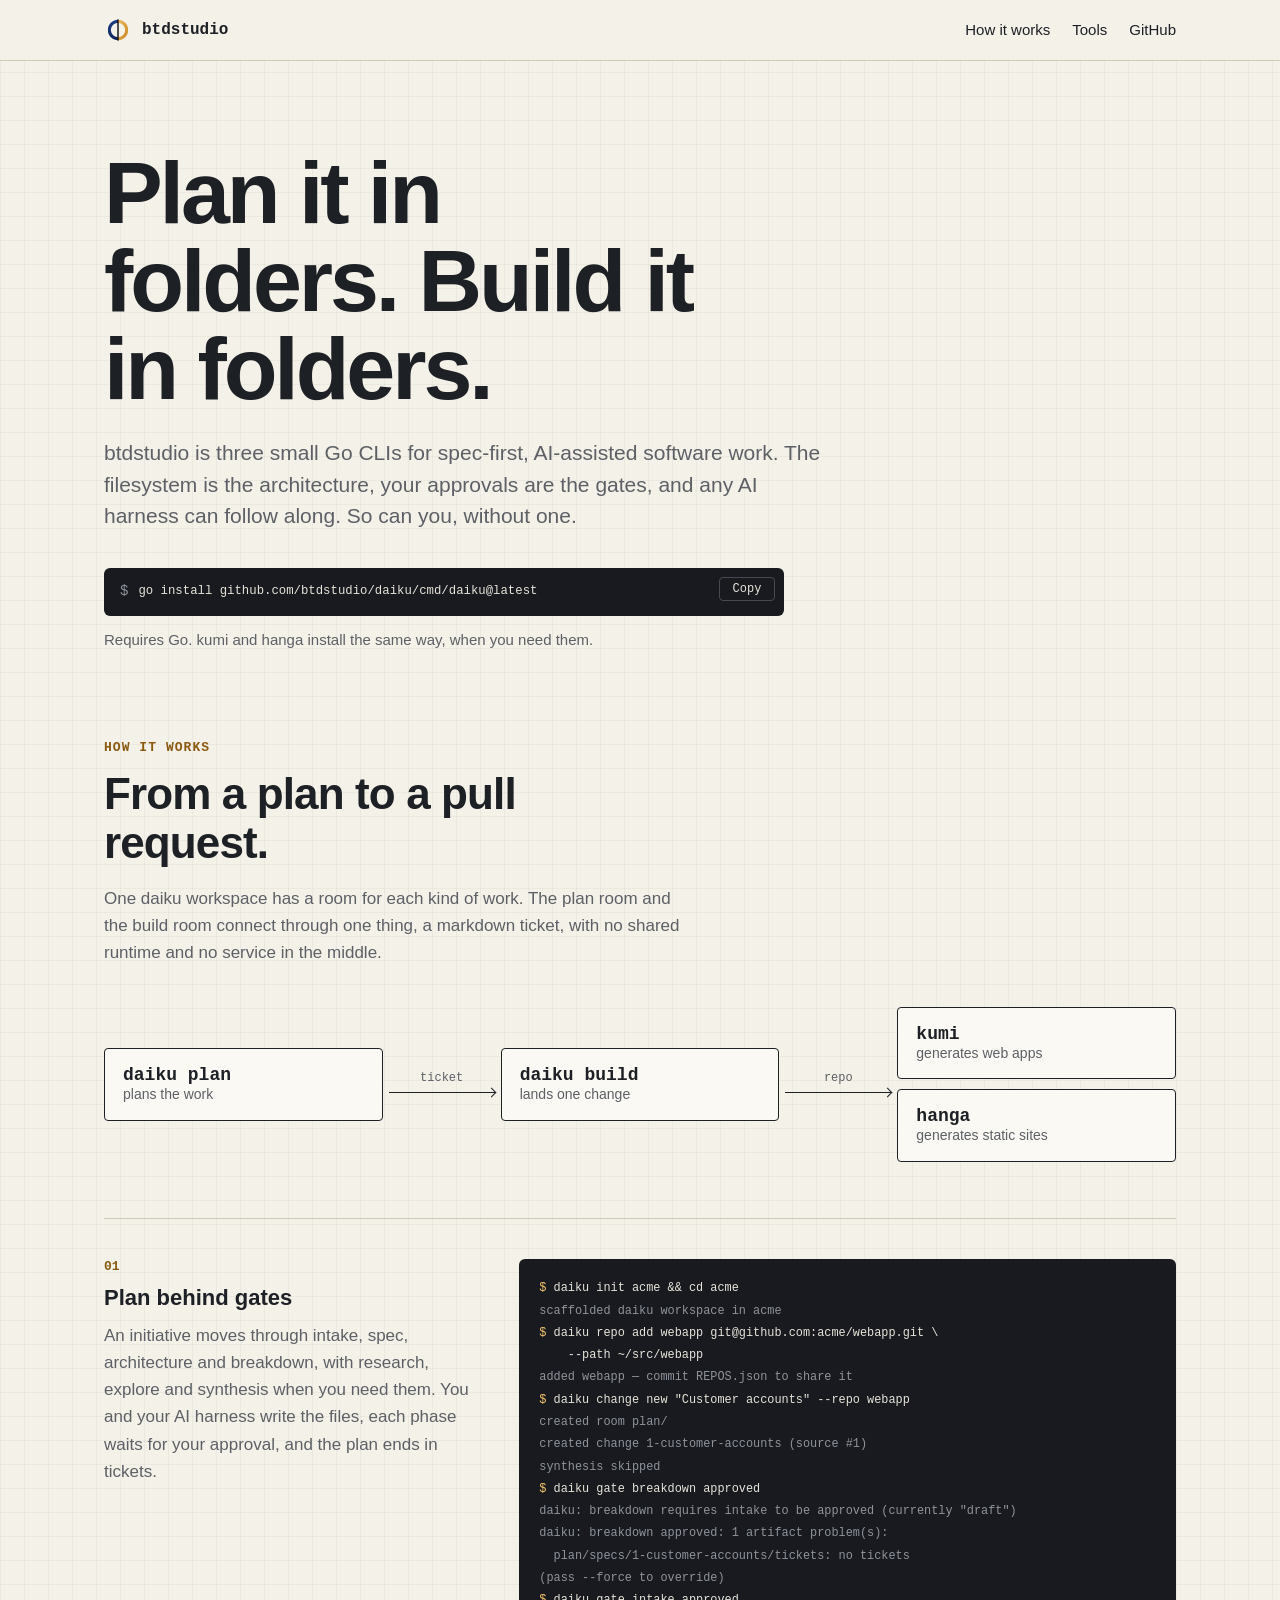
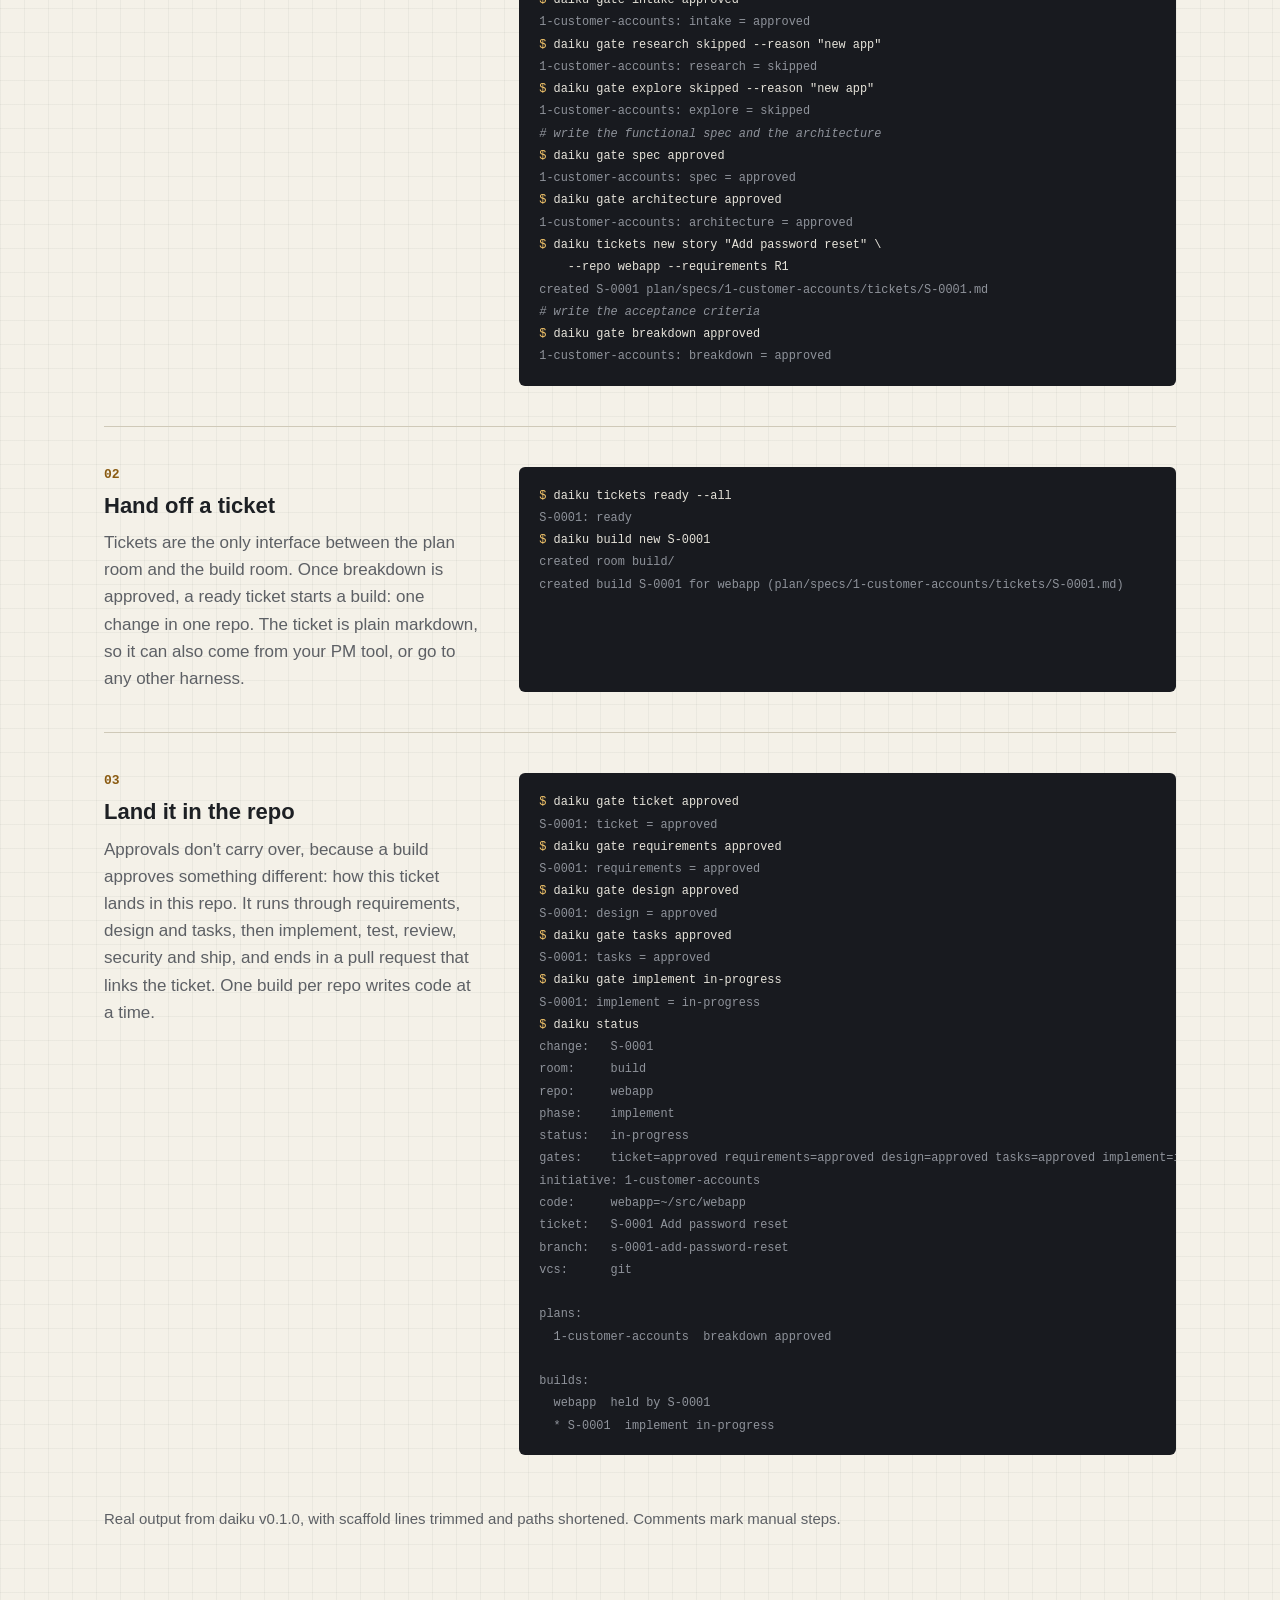
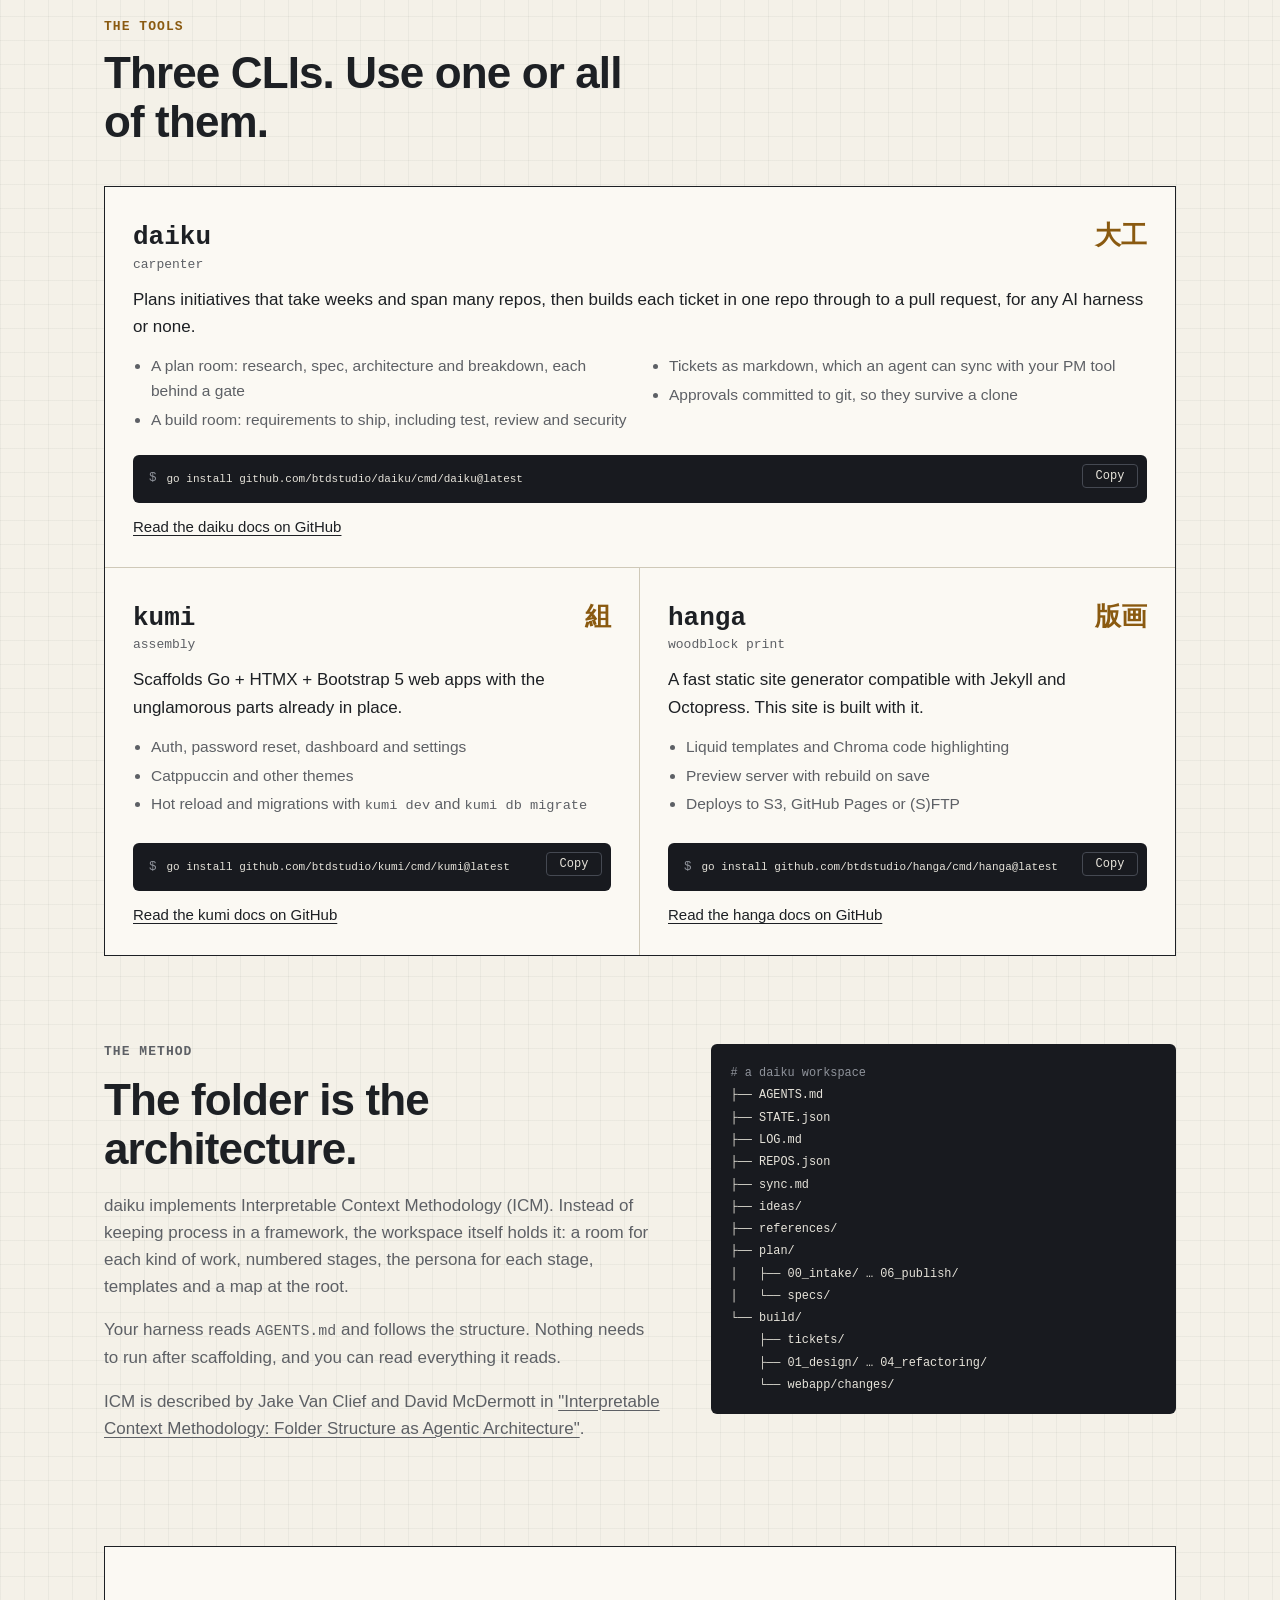
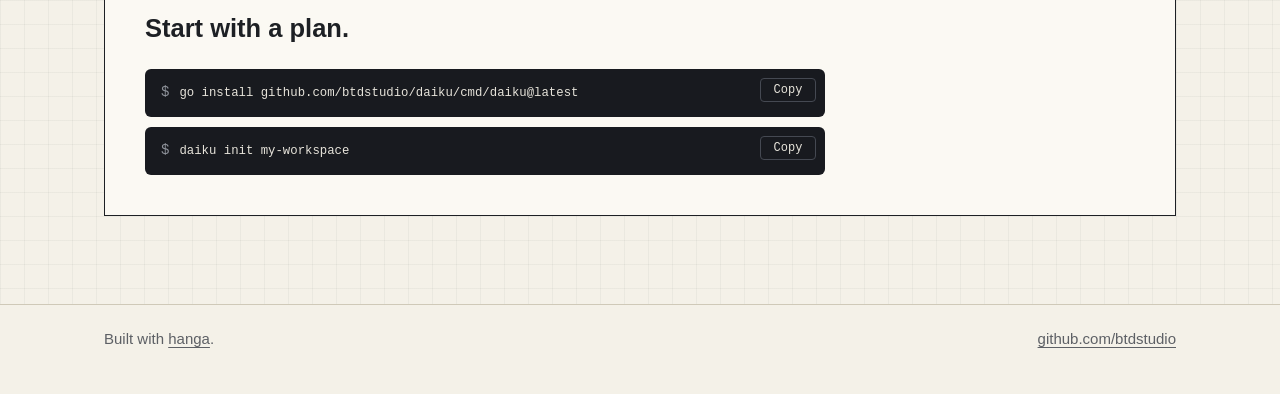
<file: index.html>
<!doctype html>
<html lang="en">
<head>
  <meta charset="utf-8">
  <meta name="viewport" content="width=device-width, initial-scale=1">
  <title>btdstudio: Plan it in folders. Build it in folders.</title>
  <meta name="description" content="Three small Go CLIs for spec-first, AI-assisted software work. Plan and build in daiku, and generate apps and sites with kumi and hanga.">
  <link rel="canonical" href="https://btdstudio.dev/">
  <meta property="og:title" content="btdstudio: Plan it in folders. Build it in folders.">
  <meta property="og:description" content="Three small Go CLIs for spec-first, AI-assisted software work. Plan and build in daiku, and generate apps and sites with kumi and hanga.">
  <meta property="og:url" content="https://btdstudio.dev/">
  <meta property="og:type" content="website">
  <meta name="theme-color" content="#f4f1e8" media="(prefers-color-scheme: light)">
  <meta name="theme-color" content="#16181c" media="(prefers-color-scheme: dark)">
  <link rel="icon" href="/favicon.ico" sizes="48x48">
  <link rel="icon" href="/favicon.svg" type="image/svg+xml">
  <link rel="apple-touch-icon" href="/apple-touch-icon.png">
  <link rel="manifest" href="/site.webmanifest">
  <link rel="stylesheet" href="/stylesheets/site.css">
  <script src="/javascripts/site.js" defer></script>
</head>
<body>
  <a class="skip" href="#main">Skip to content</a>
  <header class="masthead">
    <div class="wrap masthead-row">
      <a class="wordmark" href="/"><img class="seal" src="/favicon.svg" alt="" width="28" height="28">btdstudio</a>
      <nav aria-label="Primary">
        <a href="#flow">How it works</a>
        <a href="#tools">Tools</a>
        <a href="https://github.com/btdstudio">GitHub</a>
      </nav>
    </div>
  </header>
  <main id="main">
<section class="hero">
  <div class="wrap">
    <h1>Plan it in folders. Build it in folders.</h1>
    <p class="lede">btdstudio is three small Go CLIs for spec-first, AI-assisted software work. The filesystem is the architecture, your approvals are the gates, and any AI harness can follow along. So can you, without one.</p>
    <div class="hero-install">
      <div class="cmd" data-copy="go install github.com/btdstudio/daiku/cmd/daiku@latest"><code>go install github.com/btdstudio/<wbr>daiku/cmd/daiku@latest</code></div>
    </div>
    <p class="note">Requires Go. kumi and hanga install the same way, when you need them.</p>
  </div>
</section>

<section class="section" id="flow">
  <div class="wrap">
    <p class="label">How it works</p>
    <h2>From a plan to a pull request.</h2>
    <p class="lede">One daiku workspace has a room for each kind of work. The plan room and the build room connect through one thing, a markdown ticket, with no shared runtime and no service in the middle.</p>

    <div class="chain" role="img" aria-label="daiku's plan room plans the work and produces tickets. Its build room takes a ticket and lands it in one repo, which you can start with kumi or hanga.">
      <a class="node" href="#daiku"><strong>daiku plan</strong><span>plans the work</span></a>
      <div class="edge">ticket</div>
      <a class="node" href="#daiku"><strong>daiku build</strong><span>lands one change</span></a>
      <div class="edge">repo</div>
      <div class="node-stack">
        <a class="node" href="#kumi"><strong>kumi</strong><span>generates web apps</span></a>
        <a class="node" href="#hanga"><strong>hanga</strong><span>generates static sites</span></a>
      </div>
    </div>

    <div class="steps">
      <article class="step">
        <div>
          <span class="step-no">01</span>
          <h3>Plan behind gates</h3>
          <p>An initiative moves through intake, spec, architecture and breakdown, with research, explore and synthesis when you need them. You and your AI harness write the files, each phase waits for your approval, and the plan ends in tickets.</p>
        </div>
<pre class="term"><code><span class="p">$</span> daiku init acme &amp;&amp; cd acme
<span class="d">scaffolded daiku workspace in acme</span>
<span class="p">$</span> daiku repo add webapp git@github.com:acme/webapp.git \
    --path ~/src/webapp
<span class="d">added webapp — commit REPOS.json to share it</span>
<span class="p">$</span> daiku change new "Customer accounts" --repo webapp
<span class="d">created room plan/
created change 1-customer-accounts (source #1)
synthesis skipped</span>
<span class="p">$</span> daiku gate breakdown approved
<span class="d">daiku: breakdown requires intake to be approved (currently "draft")
daiku: breakdown approved: 1 artifact problem(s):
  plan/specs/1-customer-accounts/tickets: no tickets
(pass --force to override)</span>
<span class="p">$</span> daiku gate intake approved
<span class="d">1-customer-accounts: intake = approved</span>
<span class="p">$</span> daiku gate research skipped --reason "new app"
<span class="d">1-customer-accounts: research = skipped</span>
<span class="p">$</span> daiku gate explore skipped --reason "new app"
<span class="d">1-customer-accounts: explore = skipped</span>
<span class="c"># write the functional spec and the architecture</span>
<span class="p">$</span> daiku gate spec approved
<span class="d">1-customer-accounts: spec = approved</span>
<span class="p">$</span> daiku gate architecture approved
<span class="d">1-customer-accounts: architecture = approved</span>
<span class="p">$</span> daiku tickets new story "Add password reset" \
    --repo webapp --requirements R1
<span class="d">created S-0001 plan/specs/1-customer-accounts/tickets/S-0001.md</span>
<span class="c"># write the acceptance criteria</span>
<span class="p">$</span> daiku gate breakdown approved
<span class="d">1-customer-accounts: breakdown = approved</span></code></pre>
      </article>

      <article class="step">
        <div>
          <span class="step-no">02</span>
          <h3>Hand off a ticket</h3>
          <p>Tickets are the only interface between the plan room and the build room. Once breakdown is approved, a ready ticket starts a build: one change in one repo. The ticket is plain markdown, so it can also come from your PM tool, or go to any other harness.</p>
        </div>
<pre class="term"><code><span class="p">$</span> daiku tickets ready --all
<span class="d">S-0001: ready</span>
<span class="p">$</span> daiku build new S-0001
<span class="d">created room build/
created build S-0001 for webapp (plan/specs/1-customer-accounts/tickets/S-0001.md)</span></code></pre>
      </article>

      <article class="step">
        <div>
          <span class="step-no">03</span>
          <h3>Land it in the repo</h3>
          <p>Approvals don't carry over, because a build approves something different: how this ticket lands in this repo. It runs through requirements, design and tasks, then implement, test, review, security and ship, and ends in a pull request that links the ticket. One build per repo writes code at a time.</p>
        </div>
<pre class="term"><code><span class="p">$</span> daiku gate ticket approved
<span class="d">S-0001: ticket = approved</span>
<span class="p">$</span> daiku gate requirements approved
<span class="d">S-0001: requirements = approved</span>
<span class="p">$</span> daiku gate design approved
<span class="d">S-0001: design = approved</span>
<span class="p">$</span> daiku gate tasks approved
<span class="d">S-0001: tasks = approved</span>
<span class="p">$</span> daiku gate implement in-progress
<span class="d">S-0001: implement = in-progress</span>
<span class="p">$</span> daiku status
<span class="d">change:   S-0001
room:     build
repo:     webapp
phase:    implement
status:   in-progress
gates:    ticket=approved requirements=approved design=approved tasks=approved implement=in-progress test= review= security= ship=
initiative: 1-customer-accounts
code:     webapp=~/src/webapp
ticket:   S-0001 Add password reset
branch:   s-0001-add-password-reset
vcs:      git

plans:
  1-customer-accounts  breakdown approved

builds:
  webapp  held by S-0001
  * S-0001  implement in-progress</span></code></pre>
      </article>
    </div>
    <p class="note">Real output from daiku v0.1.0, with scaffold lines trimmed and paths shortened. Comments mark manual steps.</p>
  </div>
</section>

<section class="section" id="tools">
  <div class="wrap">
    <p class="label">The tools</p>
    <h2>Three CLIs. Use one or all of them.</h2>
    <div class="sheets">
      <article class="sheet sheet-wide" id="daiku">
        <div class="sheet-head"><h3>daiku</h3><span class="kanji" lang="ja">大工</span></div>
        <p class="gloss">carpenter</p>
        <p>Plans initiatives that take weeks and span many repos, then builds each ticket in one repo through to a pull request, for any AI harness or none.</p>
        <ul>
          <li>A plan room: research, spec, architecture and breakdown, each behind a gate</li>
          <li>A build room: requirements to ship, including test, review and security</li>
          <li>Tickets as markdown, which an agent can sync with your PM tool</li>
          <li>Approvals committed to git, so they survive a clone</li>
        </ul>
        <div class="cmd" data-copy="go install github.com/btdstudio/daiku/cmd/daiku@latest"><code>go install github.com/btdstudio/<wbr>daiku/cmd/daiku@latest</code></div>
        <a class="sheet-link" href="https://github.com/btdstudio/daiku">Read the daiku docs on GitHub</a>
      </article>

      <article class="sheet" id="kumi">
        <div class="sheet-head"><h3>kumi</h3><span class="kanji" lang="ja">組</span></div>
        <p class="gloss">assembly</p>
        <p>Scaffolds Go + HTMX + Bootstrap 5 web apps with the unglamorous parts already in place.</p>
        <ul>
          <li>Auth, password reset, dashboard and settings</li>
          <li>Catppuccin and other themes</li>
          <li>Hot reload and migrations with <code>kumi dev</code> and <code>kumi db migrate</code></li>
        </ul>
        <div class="cmd" data-copy="go install github.com/btdstudio/kumi/cmd/kumi@latest"><code>go install github.com/btdstudio/<wbr>kumi/cmd/kumi@latest</code></div>
        <a class="sheet-link" href="https://github.com/btdstudio/kumi">Read the kumi docs on GitHub</a>
      </article>

      <article class="sheet" id="hanga">
        <div class="sheet-head"><h3>hanga</h3><span class="kanji" lang="ja">版画</span></div>
        <p class="gloss">woodblock print</p>
        <p>A fast static site generator compatible with Jekyll and Octopress. This site is built with it.</p>
        <ul>
          <li>Liquid templates and Chroma code highlighting</li>
          <li>Preview server with rebuild on save</li>
          <li>Deploys to S3, GitHub Pages or (S)FTP</li>
        </ul>
        <div class="cmd" data-copy="go install github.com/btdstudio/hanga/cmd/hanga@latest"><code>go install github.com/btdstudio/<wbr>hanga/cmd/hanga@latest</code></div>
        <a class="sheet-link" href="https://github.com/btdstudio/hanga">Read the hanga docs on GitHub</a>
      </article>
    </div>
  </div>
</section>

<section class="section" id="method">
  <div class="wrap method">
    <div>
      <p class="label">The method</p>
      <h2>The folder is the architecture.</h2>
      <p>daiku implements Interpretable Context Methodology (ICM). Instead of keeping process in a framework, the workspace itself holds it: a room for each kind of work, numbered stages, the persona for each stage, templates and a map at the root.</p>
      <p>Your harness reads <code>AGENTS.md</code> and follows the structure. Nothing needs to run after scaffolding, and you can read everything it reads.</p>
      <p>ICM is described by Jake Van Clief and David McDermott in <a href="https://arxiv.org/abs/2603.16021">"Interpretable Context Methodology: Folder Structure as Agentic Architecture"</a>.</p>
    </div>
<pre class="term" aria-label="A daiku workspace"><code><span class="d"># a daiku workspace</span>
├── AGENTS.md
├── STATE.json
├── LOG.md
├── REPOS.json
├── sync.md
├── ideas/
├── references/
├── plan/
│   ├── 00_intake/ … 06_publish/
│   └── specs/
└── build/
    ├── tickets/
    ├── 01_design/ … 04_refactoring/
    └── webapp/changes/</code></pre>
  </div>
</section>

<section class="close">
  <div class="wrap">
    <div class="close-box">
      <h2>Start with a plan.</h2>
      <div class="hero-install">
        <div class="cmd" data-copy="go install github.com/btdstudio/daiku/cmd/daiku@latest"><code>go install github.com/btdstudio/<wbr>daiku/cmd/daiku@latest</code></div>
        <div class="cmd" data-copy="daiku init my-workspace"><code>daiku init my-workspace</code></div>
      </div>
    </div>
  </div>
</section>

  </main>
  <footer class="colophon">
    <div class="wrap colophon-row">
      <span>Built with <a href="#hanga">hanga</a>.</span>
      <a href="https://github.com/btdstudio">github.com/btdstudio</a>
    </div>
  </footer>
</body>
</html>
</file>
<file: stylesheets/site.css>
:root {
  --paper: #f4f1e8;
  --sheet: #fbf9f3;
  --ink: #1d2024;
  --muted: #5d6065;
  --rule: #cfc9b8;
  --grid: rgba(29, 32, 36, .045);
  --accent: #8a5a10;   /* logo wood gold, darkened for text */
  --link: #1a3d84;     /* logo blueprint navy */
  --term: #181a1f;
  --term-ink: #e6e3da;
  --term-dim: #8f939b;
  --term-accent: #f2c46a;
  --mono: ui-monospace, "SF Mono", SFMono-Regular, Menlo, Consolas, monospace;
  --sans: -apple-system, BlinkMacSystemFont, "Segoe UI", Helvetica, Arial, "Hiragino Sans", "Noto Sans CJK JP", sans-serif;
}

@media (prefers-color-scheme: dark) {
  :root {
    --paper: #16181c;
    --sheet: #1d2025;
    --ink: #ece9e0;
    --muted: #a3a6ac;
    --rule: #363a41;
    --grid: rgba(236, 233, 224, .035);
    --accent: #e3a943;
    --link: #9cc0ff;
    --term: #0f1114;
  }
}

*, *::before, *::after { box-sizing: border-box; }

html { scroll-behavior: smooth; scroll-padding-top: 72px; -webkit-text-size-adjust: 100%; }

body {
  margin: 0;
  color: var(--ink);
  background-color: var(--paper);
  background-image:
    linear-gradient(var(--grid) 1px, transparent 1px),
    linear-gradient(90deg, var(--grid) 1px, transparent 1px);
  background-size: 24px 24px;
  font: 17px/1.6 var(--sans);
}

a { color: inherit; text-underline-offset: 3px; text-decoration-thickness: 1px; }
a:hover { color: var(--link); }
:focus-visible { outline: 2px solid var(--link); outline-offset: 2px; }
code { font-family: var(--mono); font-size: .88em; overflow-wrap: anywhere; }

.wrap { width: min(1120px, 100%); margin: 0 auto; padding: 0 24px; }

.skip { position: absolute; left: -999px; }
.skip:focus { left: 16px; top: 12px; z-index: 10; padding: 6px 12px; background: var(--sheet); }

/* Masthead */
.masthead {
  position: sticky; top: 0; z-index: 5;
  background: var(--paper);
  border-bottom: 1px solid var(--rule);
}
.masthead-row { display: flex; align-items: center; justify-content: space-between; gap: 16px; min-height: 60px; }
.wordmark { display: inline-flex; align-items: center; gap: 10px; font: 600 16px var(--mono); text-decoration: none; }
.seal { display: block; width: 28px; height: 28px; }
.masthead nav { display: flex; gap: 22px; font-size: 15px; }
.masthead nav a { text-decoration: none; white-space: nowrap; }
.masthead nav a:hover { text-decoration: underline; }

/* Shared section furniture */
.label {
  margin: 0 0 14px;
  color: var(--accent);
  font: 600 13px var(--mono);
  letter-spacing: .08em;
  text-transform: uppercase;
}
.section { padding: 88px 0 0; }
.section h2 {
  max-width: 22ch;
  margin: 0 0 18px;
  font-size: clamp(30px, 4.4vw, 44px);
  line-height: 1.12;
  letter-spacing: -.02em;
}
.lede { max-width: 62ch; margin: 0; color: var(--muted); }

/* Hero */
.hero { padding: 88px 0 0; }
.hero h1 {
  max-width: 13ch;
  margin: 0 0 24px;
  font-size: clamp(44px, 8vw, 88px);
  line-height: 1;
  letter-spacing: -.035em;
}
.hero .lede { font-size: clamp(18px, 2.2vw, 21px); line-height: 1.5; }
.hero-install { max-width: 680px; margin-top: 36px; display: grid; gap: 10px; }
.note { margin: 12px 0 0; color: var(--muted); font-size: 15px; }

/* Command blocks */
.cmd {
  position: relative;
  display: flex; align-items: center;
  min-height: 48px;
  padding: 10px 76px 10px 16px;
  border-radius: 6px;
  background: var(--term);
  color: var(--term-ink);
  font: 14px/1.5 var(--mono);
  overflow-wrap: anywhere;
}
.cmd::before { content: "$"; flex: none; margin-right: 10px; color: var(--term-dim); user-select: none; }
.copy {
  position: absolute; top: 9px; right: 9px;
  min-width: 56px; padding: 4px 8px;
  border: 1px solid #454952; border-radius: 4px;
  background: transparent; color: var(--term-ink);
  font: 12px var(--mono); cursor: pointer;
}
.copy:hover { border-color: var(--term-ink); }

/* Toolchain diagram */
.chain {
  display: grid;
  grid-template-columns: minmax(0, 1fr) 118px minmax(0, 1fr) 118px minmax(0, 1fr);
  align-items: center;
  margin-top: 40px;
}
.node {
  display: block;
  padding: 16px 18px;
  border: 1px solid var(--ink);
  border-radius: 4px;
  background: var(--sheet);
  text-decoration: none;
}
.node strong { display: block; font: 600 18px var(--mono); }
.node span { display: block; color: var(--muted); font-size: 14px; line-height: 1.35; }
.node-stack { display: grid; gap: 10px; }
.edge { position: relative; padding: 0 8px 12px; color: var(--muted); font: 12px var(--mono); text-align: center; }
.edge::after {
  content: ""; position: absolute; left: 6px; right: 6px; bottom: 4px;
  border-top: 1px solid var(--ink);
}
.edge::before {
  content: ""; position: absolute; right: 6px; bottom: 1px;
  width: 7px; height: 7px;
  border-top: 1px solid var(--ink); border-right: 1px solid var(--ink);
  transform: rotate(45deg);
}

/* Walkthrough */
.step {
  display: grid;
  grid-template-columns: minmax(0, 4fr) minmax(0, 7fr);
  gap: 40px;
  padding: 40px 0;
  border-top: 1px solid var(--rule);
}
.steps { margin-top: 56px; }
.step h3 { margin: 0 0 10px; font-size: 22px; line-height: 1.25; }
.step p { margin: 0; color: var(--muted); }
.step-no { display: block; margin-bottom: 10px; color: var(--accent); font: 600 13px var(--mono); }
.term {
  color-scheme: dark;
  margin: 0;
  padding: 18px 20px;
  border-radius: 6px;
  background: var(--term);
  color: var(--term-ink);
  font: 13.5px/1.65 var(--mono);
  overflow-x: auto;
  tab-size: 2;
}
.term .p { color: var(--term-accent); }
.term .d, .term .c { color: var(--term-dim); }
.term .c { font-style: italic; }

/* Tools */
.sheets {
  display: grid;
  grid-template-columns: repeat(2, minmax(0, 1fr));
  gap: 0;
  margin-top: 40px;
  border: 1px solid var(--ink);
  background: var(--sheet);
}
.sheet {
  display: flex; flex-direction: column;
  min-width: 0;
  padding: 28px;
  border-right: 1px solid var(--rule);
  border-bottom: 1px solid var(--rule);
  scroll-margin-top: 72px;
}
.sheet-wide { grid-column: 1 / -1; }
.sheet-wide, .sheet:last-child { border-right: 0; }
.sheet-wide ul { columns: 2; column-gap: 40px; }
.sheet-wide li { break-inside: avoid; }
.sheet:nth-last-child(-n + 2) { border-bottom: 0; }
.sheet-head { display: flex; align-items: baseline; justify-content: space-between; gap: 16px; }
.sheet h3 { margin: 0; font: 600 26px var(--mono); }
.kanji { color: var(--accent); font-size: 26px; font-weight: 700; white-space: nowrap; }
.gloss { margin: 2px 0 14px; color: var(--muted); font: 13px var(--mono); }
.sheet > p { margin: 0 0 14px; }
.sheet ul { margin: 0 0 22px; padding-left: 18px; color: var(--muted); font-size: 15.5px; }
.sheet li { margin-bottom: 4px; }
.sheet .cmd { margin-top: auto; font-size: 12.5px; }
.sheet-link { margin-top: 12px; font-size: 15px; }

/* Method */
.method { display: grid; grid-template-columns: minmax(0, 6fr) minmax(0, 5fr); gap: 48px; align-items: start; }
.method p { margin: 0 0 16px; color: var(--muted); }

/* Close */
.close { padding: 88px 0; }
.close-box { padding: 40px; border: 1px solid var(--ink); background: var(--sheet); }
.close-box h2 { margin-bottom: 20px; }
.close-box .hero-install { margin-top: 0; }

.colophon { border-top: 1px solid var(--rule); background: var(--paper); font-size: 15px; color: var(--muted); }
.colophon-row { display: flex; flex-wrap: wrap; justify-content: space-between; gap: 8px 24px; padding-top: 22px; padding-bottom: 22px; }

@media (max-width: 860px) {
  .step, .method { grid-template-columns: minmax(0, 1fr); gap: 20px; }
  .chain { grid-template-columns: minmax(0, 1fr); max-width: 420px; }
  .edge { padding: 10px 0 10px 28px; text-align: left; }
  .edge::after { left: 12px; right: auto; top: 4px; bottom: 4px; border-top: 0; border-left: 1px solid var(--ink); }
  .edge::before { left: 9px; right: auto; bottom: 3px; transform: rotate(135deg); }
  .sheets { grid-template-columns: minmax(0, 1fr); }
  .sheet { border-right: 0; }
  .sheet-wide ul { columns: 1; }
  .sheet:nth-last-child(2) { border-bottom: 1px solid var(--rule); }
}

@media (max-width: 560px) {
  body { font-size: 16px; }
  .wrap { padding: 0 16px; }
  .hero { padding-top: 56px; }
  .section { padding-top: 64px; }
  .masthead nav { gap: 14px; font-size: 14px; }
  .sheet { padding: 22px 18px; }
  .close { padding: 64px 0; }
  .close-box { padding: 24px 18px; }
  .cmd { padding-right: 16px; padding-top: 44px; }
  .sheet .cmd { font-size: 12px; }
  .term { padding: 14px; font-size: 12.5px; }
}

@media (prefers-reduced-motion: reduce) { html { scroll-behavior: auto; } }

/* Long commands break at <wbr>, never mid-word. */
.cmd code { overflow-wrap: normal; }
@media (max-width: 560px) {
  .cmd { align-items: flex-start; }
}
</file>
